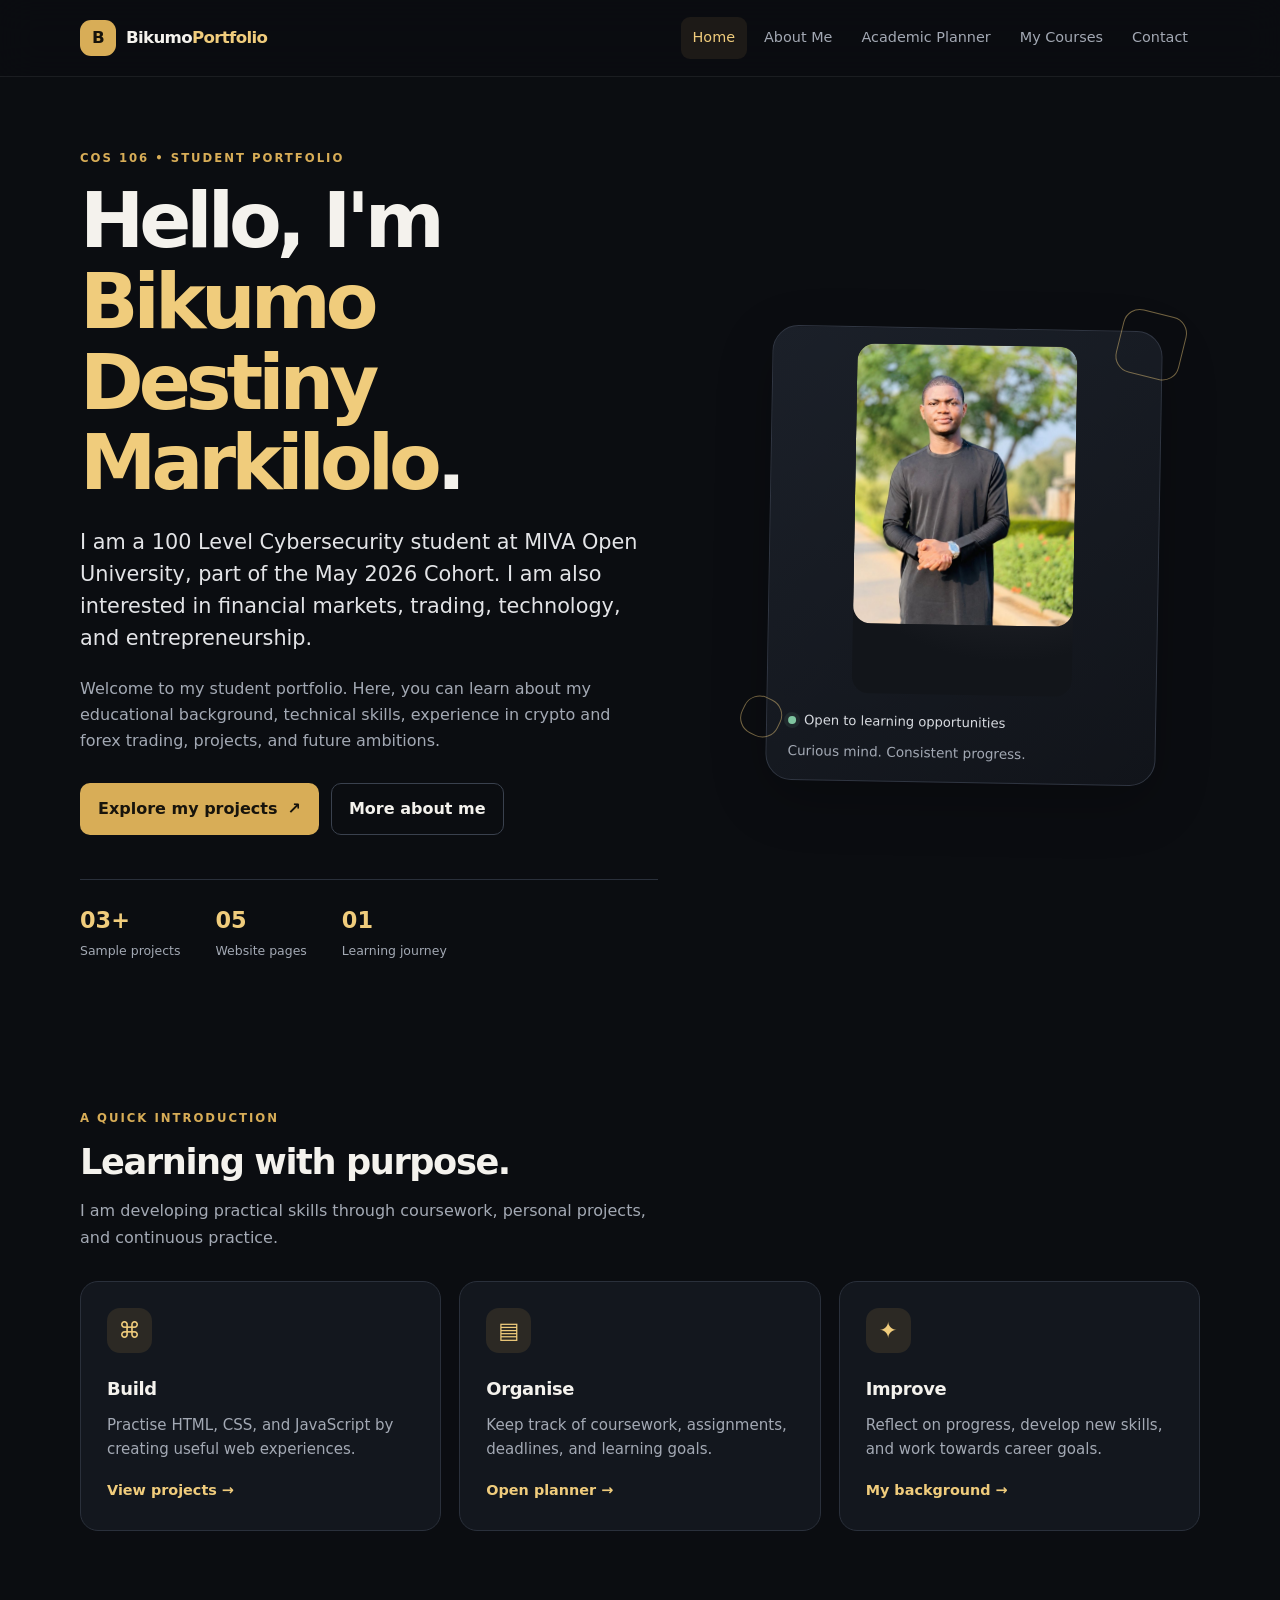
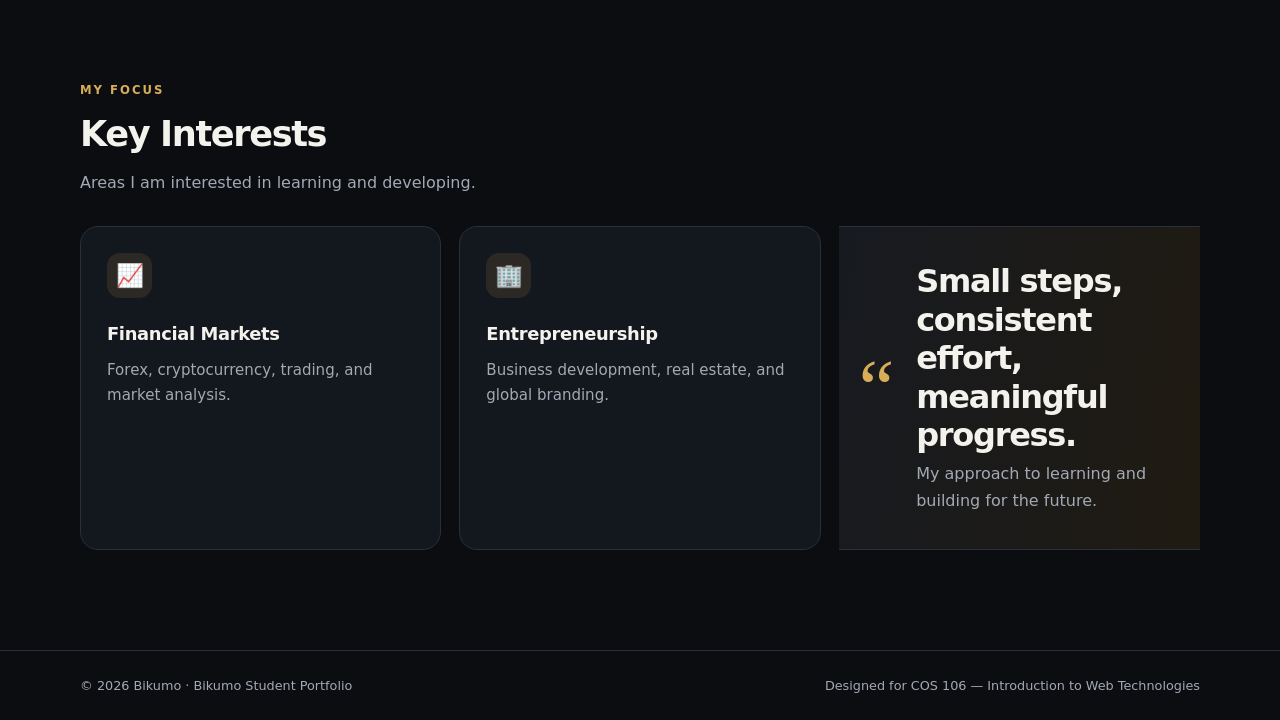
<file: index.html>
<!DOCTYPE html>
<html lang="en">
<head>
  <meta charset="UTF-8">
  <meta name="viewport" content="width=device-width, initial-scale=1.0">
  <meta name="description" content="Student portfolio and academic management website.">
  <title>Home | Bikumo Student Portfolio</title>
  <link rel="stylesheet" href="style.css">
  <script src="script.js" defer></script>
</head>
<body>
  <a class="skip-link" href="#main-content">Skip to content</a>
  <header class="site-header">
    <div class="container header-inner">
      <a class="brand" href="index.html"><span class="brand-mark">B</span><span>Bikumo<span class="gold-text">Portfolio</span></span></a>
      <button class="menu-toggle" type="button" aria-label="Open navigation menu" aria-expanded="false">☰</button>
      <nav class="main-nav" aria-label="Main navigation">
        <a class="active" href="index.html">Home</a><a href="about.html">About Me</a><a href="planner.html">Academic Planner</a>
<a href="courses.html">My Courses</a><a href="contact.html">Contact</a>
      </nav>
    </div>
  </header>
  <main id="main-content">
    <section class="hero container">
      <div class="hero-copy">
        <p class="eyebrow">COS 106 • STUDENT PORTFOLIO</p>

<h1>Hello, I'm <span class="gold-text">Bikumo Destiny Markilolo</span>.</h1>

<p class="hero-lead">I am a 100 Level Cybersecurity student at MIVA Open University, part of the May 2026 Cohort. I am also interested in financial markets, trading, technology, and entrepreneurship.</p>

<p class="muted">Welcome to my student portfolio. Here, you can learn about my educational background, technical skills, experience in crypto and forex trading, projects, and future ambitions.</p>
        <div class="button-row"><a class="button button-primary" href="projects.html">Explore my projects <span aria-hidden="true">↗</span></a><a class="button button-outline" href="about.html">More about me</a></div>
        <div class="hero-stats"><div><strong>03+</strong><span>Sample projects</span></div><div><strong>05</strong><span>Website pages</span></div><div><strong>01</strong><span>Learning journey</span></div></div>
      </div>
      <div class="profile-card">
        <div class="profile-frame"><img src="images/student-photo.jpg" alt="Your portrait. Replace this image with your own photograph." onerror="this.style.display='none';this.nextElementSibling.style.display='grid';"><div class="photo-placeholder"><span>YOUR<br>PHOTO</span><small>Replace student-photo.jpg</small></div></div>
        <div class="profile-card-caption"><div><span class="status-dot"></span><span>Open to learning opportunities</span></div><p>Curious mind. Consistent progress.</p></div>
        <span class="decor decor-one" aria-hidden="true"></span><span class="decor decor-two" aria-hidden="true"></span>
      </div>
    </section>
    <section class="section container">
      <div class="section-heading"><p class="eyebrow">A QUICK INTRODUCTION</p><h2>Learning with purpose.</h2><p class="muted">I am developing practical skills through coursework, personal projects, and continuous practice.</p></div>
      <div class="feature-grid">
        <article class="feature-card"><span class="feature-icon">⌘</span><h3>Build</h3><p>Practise HTML, CSS, and JavaScript by creating useful web experiences.</p><a href="projects.html" class="text-link">View projects →</a></article>
        <article class="feature-card"><span class="feature-icon">▤</span><h3>Organise</h3><p>Keep track of coursework, assignments, deadlines, and learning goals.</p><a href="planner.html" class="text-link">Open planner →</a></article>
        <article class="feature-card"><span class="feature-icon">✦</span><h3>Improve</h3><p>Reflect on progress, develop new skills, and work towards career goals.</p><a href="about.html" class="text-link">My background →</a></article>
      </div>
    </section>
    <section class="section container">
  <div class="section-heading">
    <p class="eyebrow">MY FOCUS</p>
    <h2>Key Interests</h2>
    <p class="muted">Areas I am interested in learning and developing.</p>
  </div>

  <div class="feature-grid">
    <article class="feature-card">
  <span class="feature-icon">📈</span>
  <h3>Financial Markets</h3>
  <p>Forex, cryptocurrency, trading, and market analysis.</p>
</article>

<article class="feature-card">
  <span class="feature-icon">🏢</span>
  <h3>Entrepreneurship</h3>
  <p>Business development, real estate, and global branding.</p>
</article>
    <section class="quote-band"><div class="container quote-inner"><span class="quote-mark">“</span><div><h2>Small steps, consistent effort, meaningful progress.</h2><p>My approach to learning and building for the future.</p></div></div></section>
  </main>
  <footer class="site-footer"><div class="container footer-inner"><p>© <span data-current-year></span> Bikumo · Bikumo Student Portfolio</p><p>Designed for COS 106 — Introduction to Web Technologies</p></div></footer>
</body>
</html>
</file>
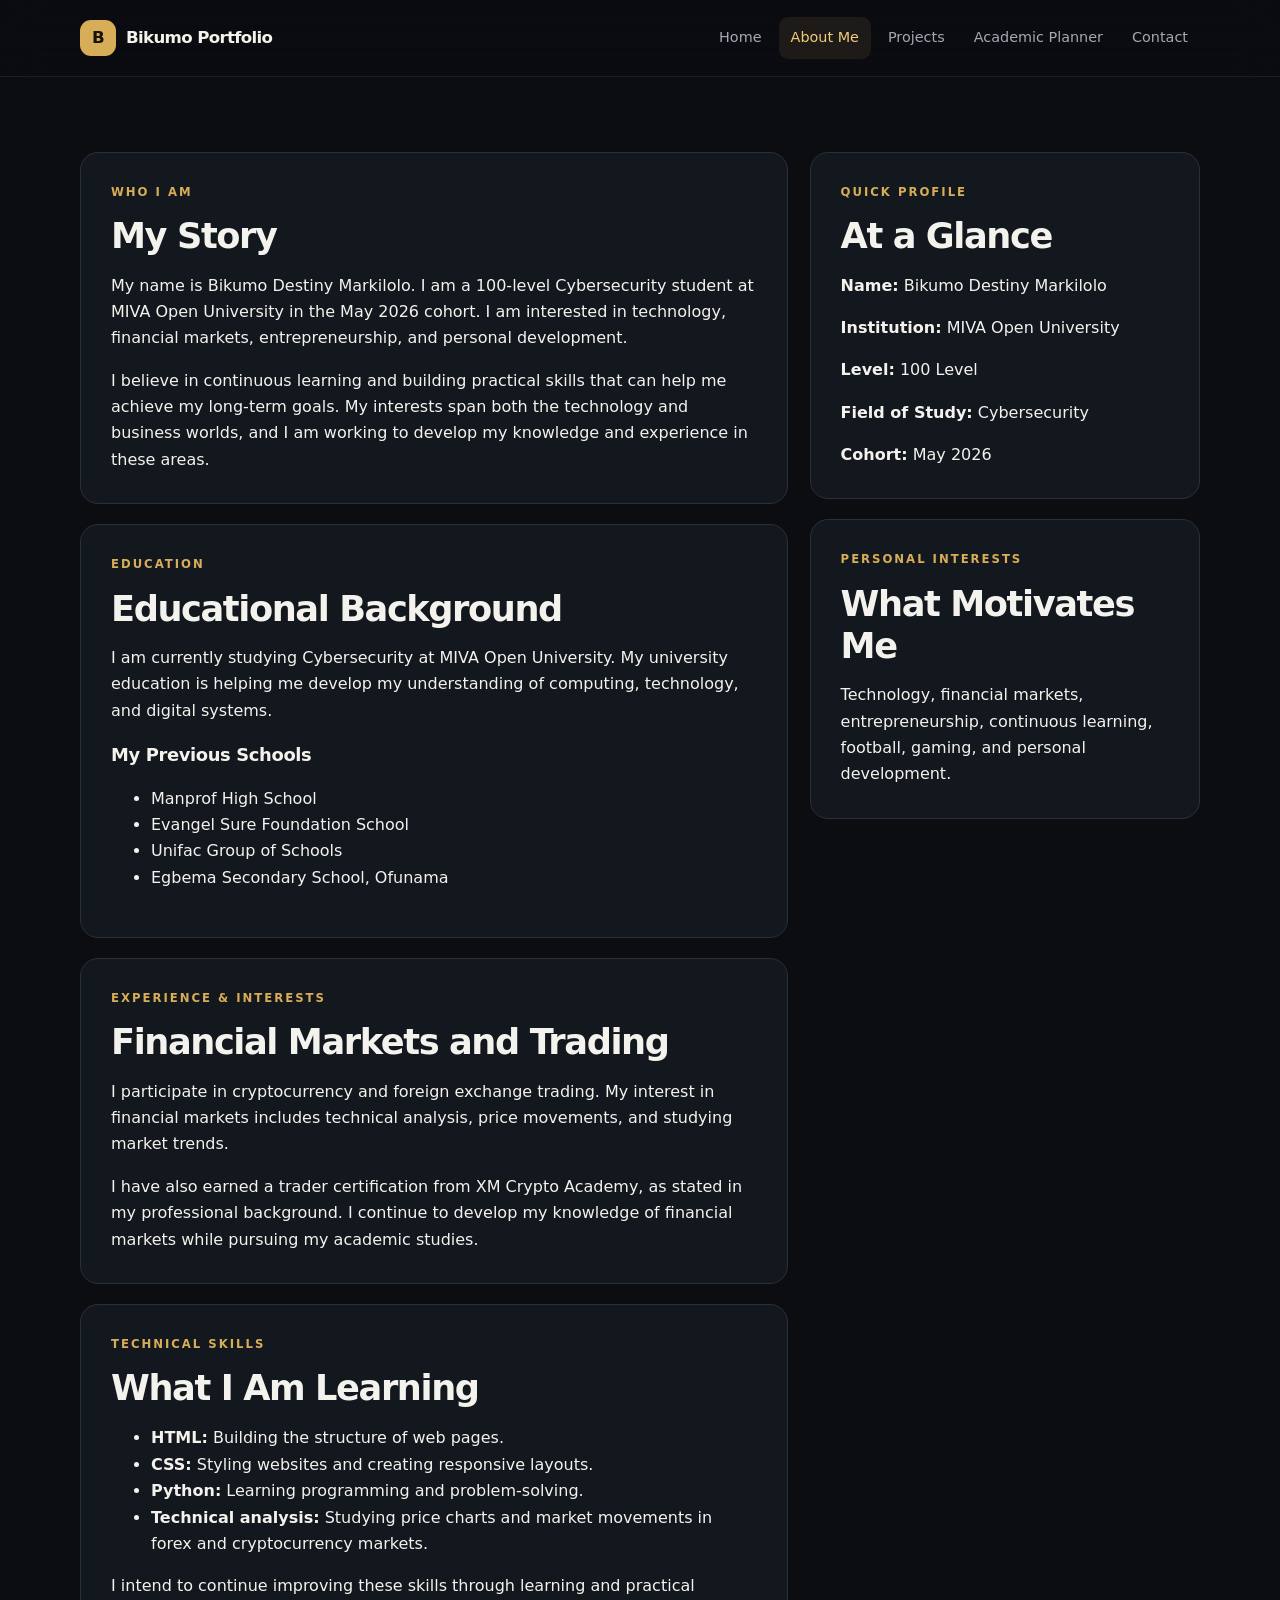
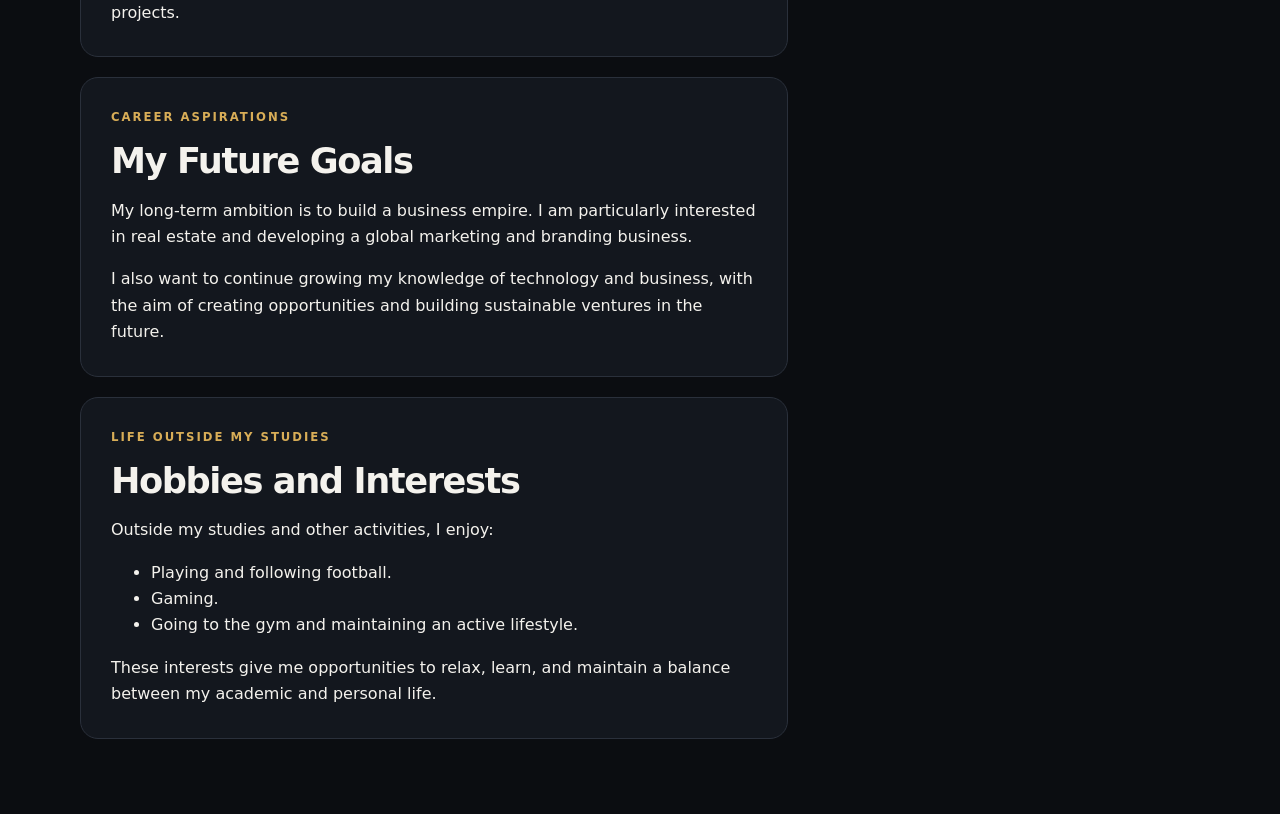
<file: about.html>
<!DOCTYPE html>
<html lang="en">
<head>
    <meta charset="UTF-8">
    <meta name="viewport" content="width=device-width, initial-scale=1.0">
    <title>About Me | Trade with Bikumo</title>
    <link rel="stylesheet" href="style.css">
</head>
<body>
<header class="site-header">
    <div class="container header-inner">
        <a class="brand" href="index.html">
            <span class="brand-mark">B</span>
            <span>Bikumo Portfolio</span>
        </a>
        <nav class="main-nav" aria-label="Main navigation">
            <a href="index.html">Home</a>
            <a class="active" href="about.html">About Me</a>
            <a href="projects.html">Projects</a>
            <a href="planner.html">Academic Planner</a>
            <a href="contact.html">Contact</a>
        </nav>
    </div>
</header>
<section class="section container about-layout">
  <div class="about-main">

    <article class="content-card">
      <p class="eyebrow">WHO I AM</p>
      <h2>My Story</h2>
      <p>My name is Bikumo Destiny Markilolo. I am a 100-level Cybersecurity student at MIVA Open University in the May 2026 cohort. I am interested in technology, financial markets, entrepreneurship, and personal development.</p>
      <p>I believe in continuous learning and building practical skills that can help me achieve my long-term goals. My interests span both the technology and business worlds, and I am working to develop my knowledge and experience in these areas.</p>
    </article>

    <article class="content-card">
      <p class="eyebrow">EDUCATION</p>
      <h2>Educational Background</h2>
      <p>I am currently studying Cybersecurity at MIVA Open University. My university education is helping me develop my understanding of computing, technology, and digital systems.</p>
      <h3>My Previous Schools</h3>
      <ul>
        <li>Manprof High School</li>
        <li>Evangel Sure Foundation School</li>
        <li>Unifac Group of Schools</li>
        <li>Egbema Secondary School, Ofunama</li>
      </ul>
    </article>

    <article class="content-card">
      <p class="eyebrow">EXPERIENCE &amp; INTERESTS</p>
      <h2>Financial Markets and Trading</h2>
      <p>I participate in cryptocurrency and foreign exchange trading. My interest in financial markets includes technical analysis, price movements, and studying market trends.</p>
      <p>I have also earned a trader certification from XM Crypto Academy, as stated in my professional background. I continue to develop my knowledge of financial markets while pursuing my academic studies.</p>
    </article>

    <article class="content-card">
      <p class="eyebrow">TECHNICAL SKILLS</p>
      <h2>What I Am Learning</h2>
      <ul>
        <li><strong>HTML:</strong> Building the structure of web pages.</li>
        <li><strong>CSS:</strong> Styling websites and creating responsive layouts.</li>
        <li><strong>Python:</strong> Learning programming and problem-solving.</li>
        <li><strong>Technical analysis:</strong> Studying price charts and market movements in forex and cryptocurrency markets.</li>
      </ul>
      <p>I intend to continue improving these skills through learning and practical projects.</p>
    </article>

    <article class="content-card">
      <p class="eyebrow">CAREER ASPIRATIONS</p>
      <h2>My Future Goals</h2>
      <p>My long-term ambition is to build a business empire. I am particularly interested in real estate and developing a global marketing and branding business.</p>
      <p>I also want to continue growing my knowledge of technology and business, with the aim of creating opportunities and building sustainable ventures in the future.</p>
    </article>

    <article class="content-card">
      <p class="eyebrow">LIFE OUTSIDE MY STUDIES</p>
      <h2>Hobbies and Interests</h2>
      <p>Outside my studies and other activities, I enjoy:</p>
      <ul>
        <li>Playing and following football.</li>
        <li>Gaming.</li>
        <li>Going to the gym and maintaining an active lifestyle.</li>
      </ul>
      <p>These interests give me opportunities to relax, learn, and maintain a balance between my academic and personal life.</p>
    </article>

  </div>

  <aside class="about-side">
    <article class="content-card">
      <p class="eyebrow">QUICK PROFILE</p>
      <h2>At a Glance</h2>
      <p><strong>Name:</strong> Bikumo Destiny Markilolo</p>
      <p><strong>Institution:</strong> MIVA Open University</p>
      <p><strong>Level:</strong> 100 Level</p>
      <p><strong>Field of Study:</strong> Cybersecurity</p>
      <p><strong>Cohort:</strong> May 2026</p>
    </article>

    <article class="content-card">
      <p class="eyebrow">PERSONAL INTERESTS</p>
      <h2>What Motivates Me</h2>
      <p>Technology, financial markets, entrepreneurship, continuous learning, football, gaming, and personal development.</p>
    </article>
  </aside>
</section></body>
</html>
</file>
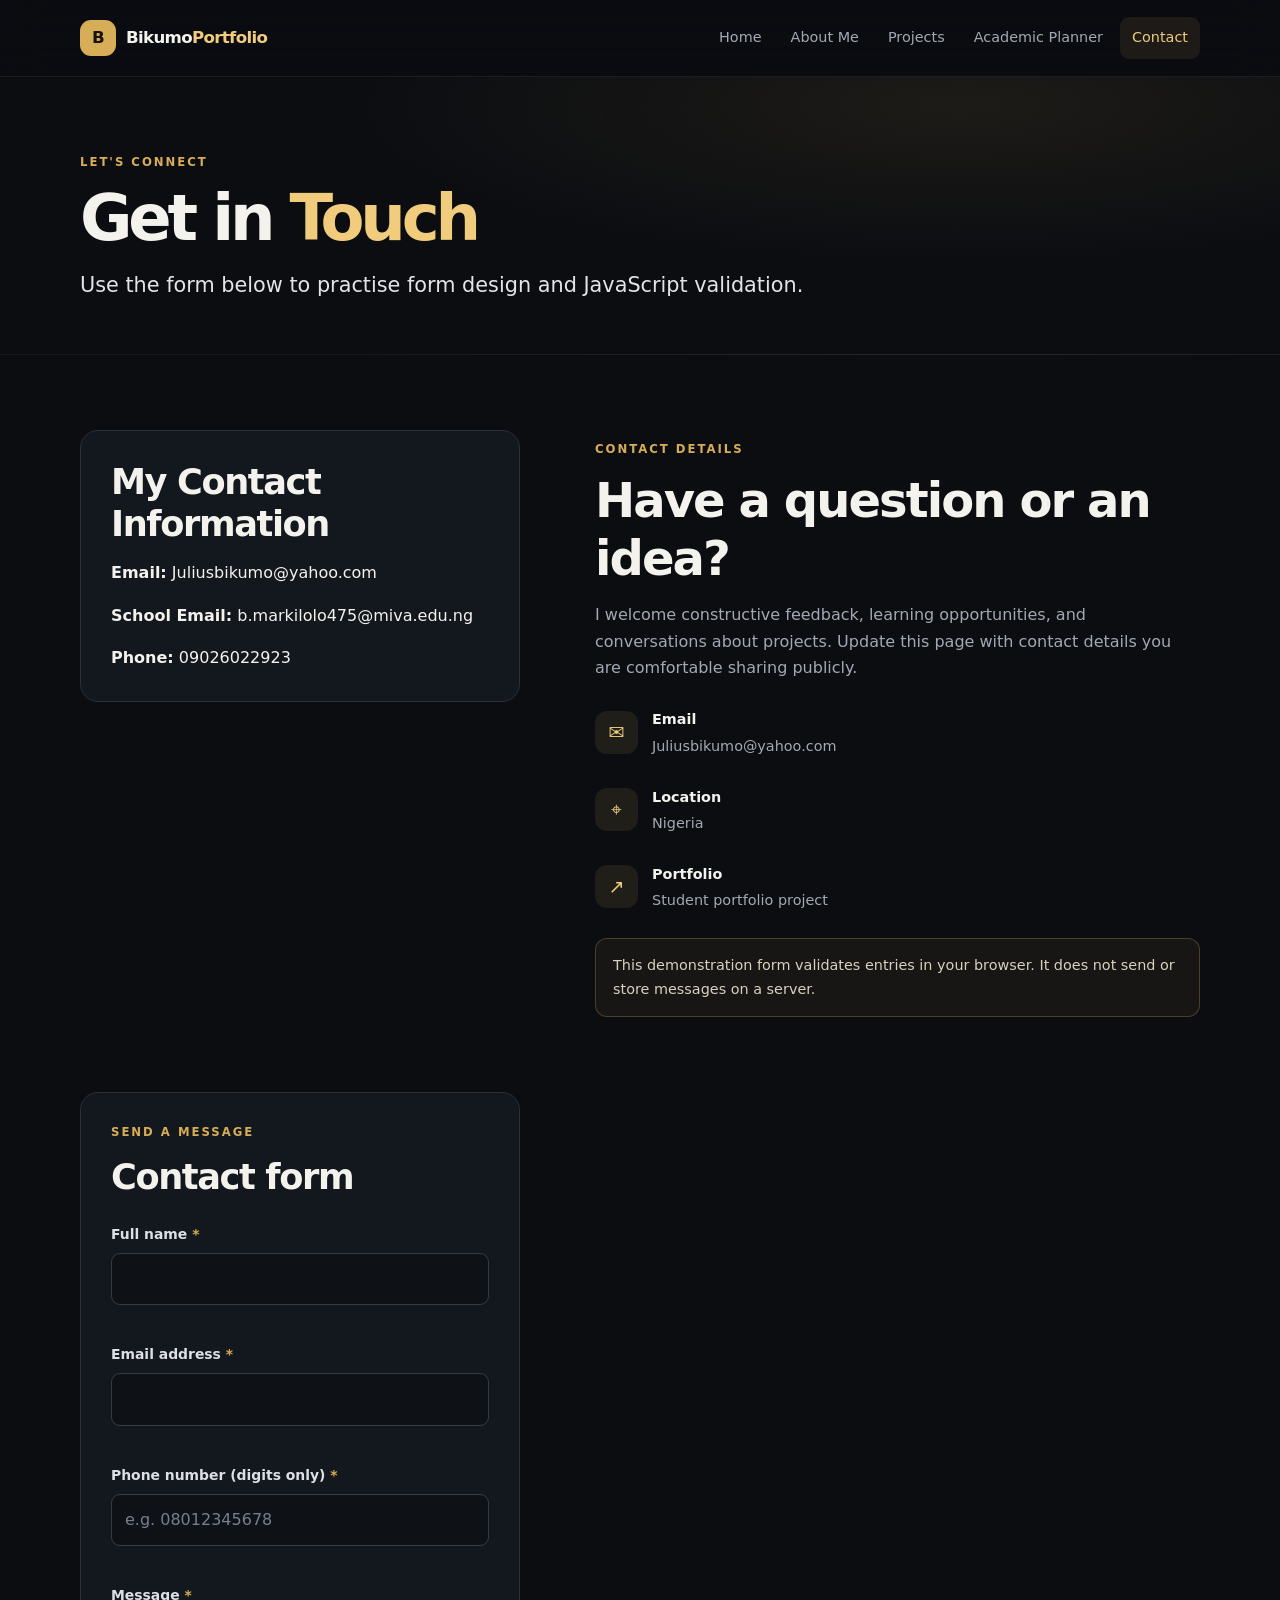
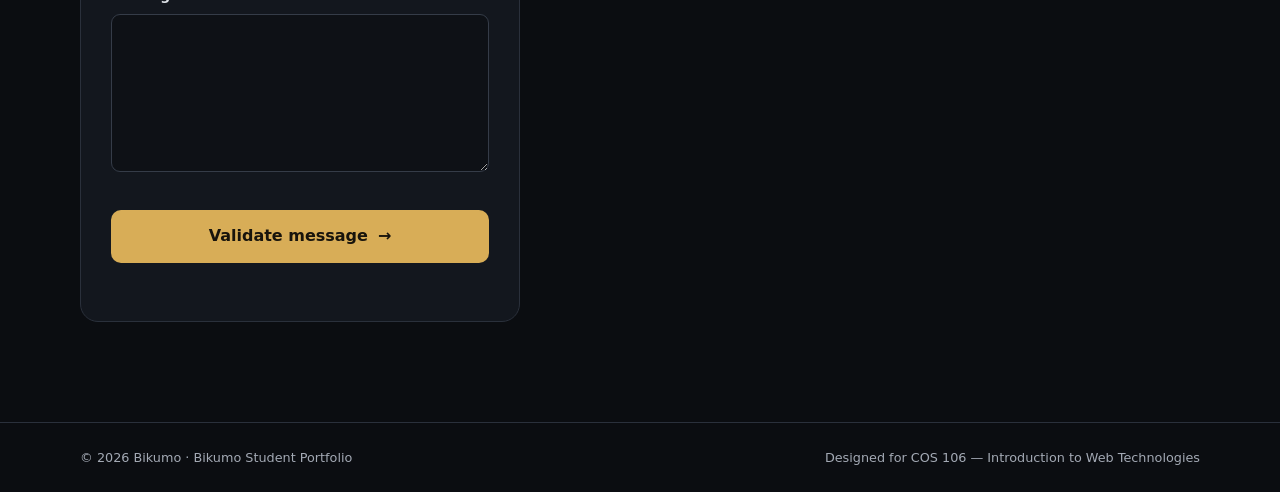
<file: contact.html>
<!DOCTYPE html>
<html lang="en">
<head>
  <meta charset="UTF-8"><meta name="viewport" content="width=device-width, initial-scale=1.0">
  <meta name="description" content="Contact form for the student portfolio.">
  <title>Contact | Bikumo Student Portfolio</title><link rel="stylesheet" href="style.css"><script src="script.js" defer></script>
</head>
<body>
  <a class="skip-link" href="#main-content">Skip to content</a>
  <header class="site-header"><div class="container header-inner"><a class="brand" href="index.html"><span class="brand-mark">B</span><span>Bikumo<span class="gold-text">Portfolio</span></span></a><button class="menu-toggle" type="button" aria-label="Open navigation menu" aria-expanded="false">☰</button><nav class="main-nav" aria-label="Main navigation"><a href="index.html">Home</a><a href="about.html">About Me</a><a href="projects.html">Projects</a><a href="planner.html">Academic Planner</a><a class="active" href="contact.html">Contact</a></nav></div></header>
  <main id="main-content">
    <section class="page-hero"><div class="container"><p class="eyebrow">LET'S CONNECT</p><h1>Get in <span class="gold-text">Touch</span></h1><p class="hero-lead">Use the form below to practise form design and JavaScript validation.</p></div></section>
    <section class="section container contact-layout">
      <div class="content-card">
  <h2>My Contact Information</h2>
  <p><strong>Email:</strong> <a href="mailto:Juliusbikumo@yahoo.com">Juliusbikumo@yahoo.com</a></p>
  <p><strong>School Email:</strong> <a href="mailto:b.markilolo475@miva.edu.ng">b.markilolo475@miva.edu.ng</a></p>
  <p><strong>Phone:</strong> <a href="tel:09026022923">09026022923</a></p>
</div>
      <div class="contact-intro"><p class="eyebrow">CONTACT DETAILS</p><h2>Have a question or an idea?</h2><p class="muted">I welcome constructive feedback, learning opportunities, and conversations about projects. Update this page with contact details you are comfortable sharing publicly.</p><div class="contact-detail"><span class="detail-icon">✉</span><div><strong>Email</strong><p>Juliusbikumo@yahoo.com</p></div></div><div class="contact-detail"><span class="detail-icon">⌖</span><div><strong>Location</strong><p>Nigeria</p></div></div><div class="contact-detail"><span class="detail-icon">↗</span><div><strong>Portfolio</strong><p>Student portfolio project</p></div></div><div class="notice">This demonstration form validates entries in your browser. It does not send or store messages on a server.</div></div>
      <div class="content-card contact-form-card"><p class="eyebrow">SEND A MESSAGE</p><h2>Contact form</h2><form id="contact-form" novalidate>
        <div class="form-field"><label for="contact-name">Full name <span aria-hidden="true">*</span></label><input id="contact-name" name="name" type="text" autocomplete="name" required><small class="field-error" id="name-error"></small></div>
        <div class="form-field"><label for="contact-email">Email address <span aria-hidden="true">*</span></label><input id="contact-email" name="email" type="email" autocomplete="email" required><small class="field-error" id="email-error"></small></div>
        <div class="form-field"><label for="contact-phone">Phone number (digits only) <span aria-hidden="true">*</span></label><input id="contact-phone" name="phone" type="tel" inputmode="numeric" autocomplete="tel" placeholder="e.g. 08012345678" required><small class="field-error" id="phone-error"></small></div>
        <div class="form-field"><label for="contact-message">Message <span aria-hidden="true">*</span></label><textarea id="contact-message" name="message" rows="5" required></textarea><small class="field-error" id="message-error"></small></div>
        <button class="button button-primary button-full" type="submit">Validate message <span aria-hidden="true">→</span></button><p id="contact-feedback" class="form-feedback" role="status" aria-live="polite"></p>
      </form></div>
    </section>
  </main>
  <footer class="site-footer"><div class="container footer-inner"><p>© <span data-current-year></span> Bikumo · Bikumo Student Portfolio</p><p>Designed for COS 106 — Introduction to Web Technologies</p></div></footer>
</body>
</html>
</file>
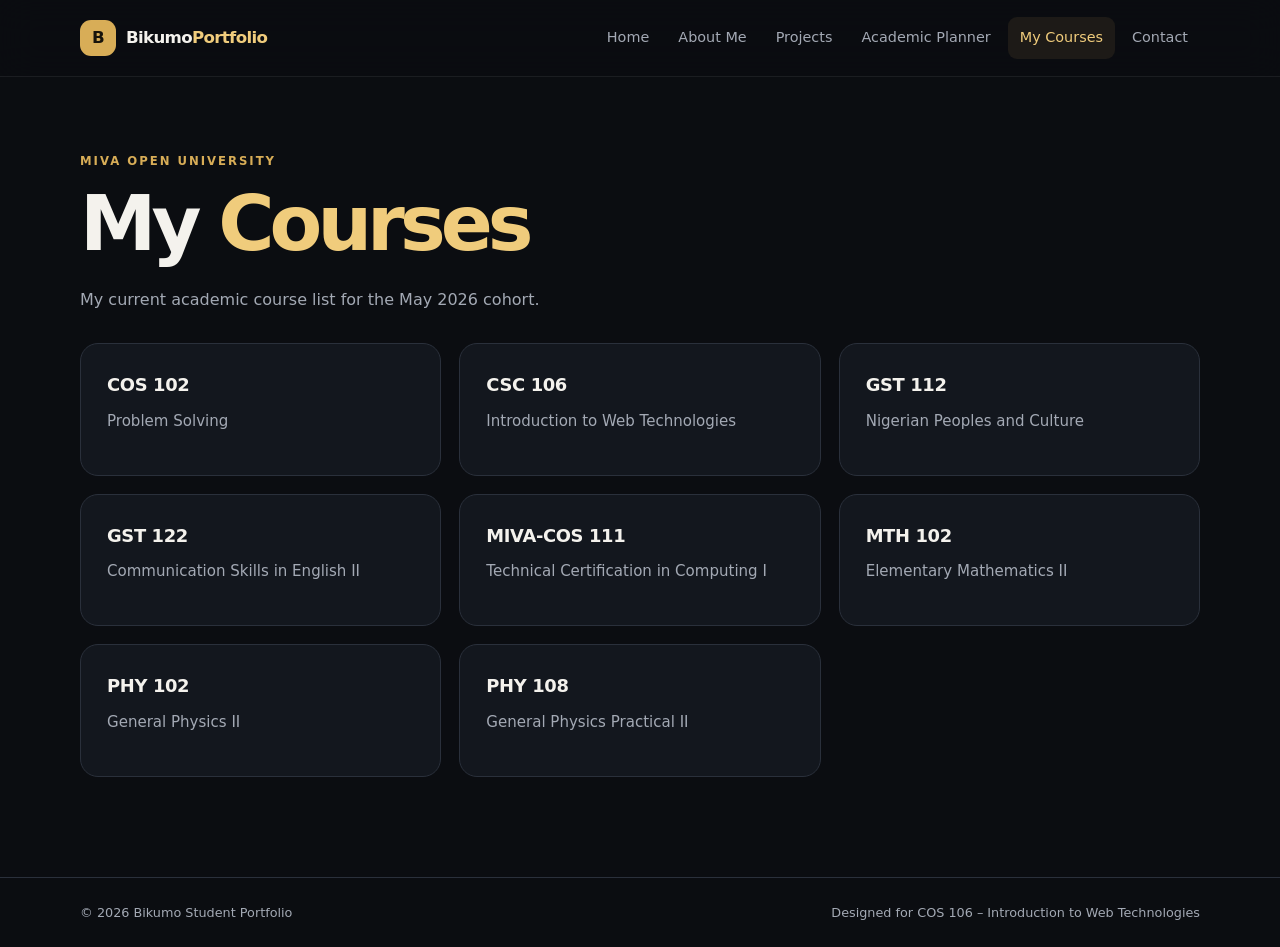
<file: courses.html>
<!DOCTYPE html>
<html lang="en">
<head>
  <meta charset="UTF-8">
  <meta name="viewport" content="width=device-width, initial-scale=1.0">
  <title>My Courses | Bikumo Portfolio</title>
  <link rel="stylesheet" href="style.css">
</head>
<body>

<header class="site-header">
  <div class="container header-inner">
    <a class="brand" href="index.html">
      <span class="brand-mark">B</span>
      <span>Bikumo<span class="gold-text">Portfolio</span></span>
    </a>
    <nav class="main-nav" aria-label="Main navigation">
      <a href="index.html">Home</a>
      <a href="about.html">About Me</a>
      <a href="projects.html">Projects</a>
      <a href="planner.html">Academic Planner</a>
      <a class="active" href="courses.html">My Courses</a>
      <a href="contact.html">Contact</a>
    </nav>
  </div>
</header>

<main class="section container">
  <div class="section-heading">
    <p class="eyebrow">MIVA OPEN UNIVERSITY</p>
    <h1>My <span class="gold-text">Courses</span></h1>
    <p class="muted">My current academic course list for the May 2026 cohort.</p>
  </div>

  <div class="feature-grid">
    <article class="feature-card">
      <h3>COS 102</h3>
      <p>Problem Solving</p>
    </article>
    <article class="feature-card">
      <h3>CSC 106</h3>
      <p>Introduction to Web Technologies</p>
    </article>
    <article class="feature-card">
      <h3>GST 112</h3>
      <p>Nigerian Peoples and Culture</p>
    </article>
    <article class="feature-card">
      <h3>GST 122</h3>
      <p>Communication Skills in English II</p>
    </article>
    <article class="feature-card">
      <h3>MIVA-COS 111</h3>
      <p>Technical Certification in Computing I</p>
    </article>
    <article class="feature-card">
      <h3>MTH 102</h3>
      <p>Elementary Mathematics II</p>
    </article>
    <article class="feature-card">
      <h3>PHY 102</h3>
      <p>General Physics II</p>
    </article>
    <article class="feature-card">
      <h3>PHY 108</h3>
      <p>General Physics Practical II</p>
    </article>
  </div>
</main>

<footer class="site-footer">
  <div class="container footer-inner">
    <p>© <span id="current-year">2026</span> Bikumo Student Portfolio</p>
    <p>Designed for COS 106 – Introduction to Web Technologies</p>
  </div>
</footer>

</body>
</html>
</file>
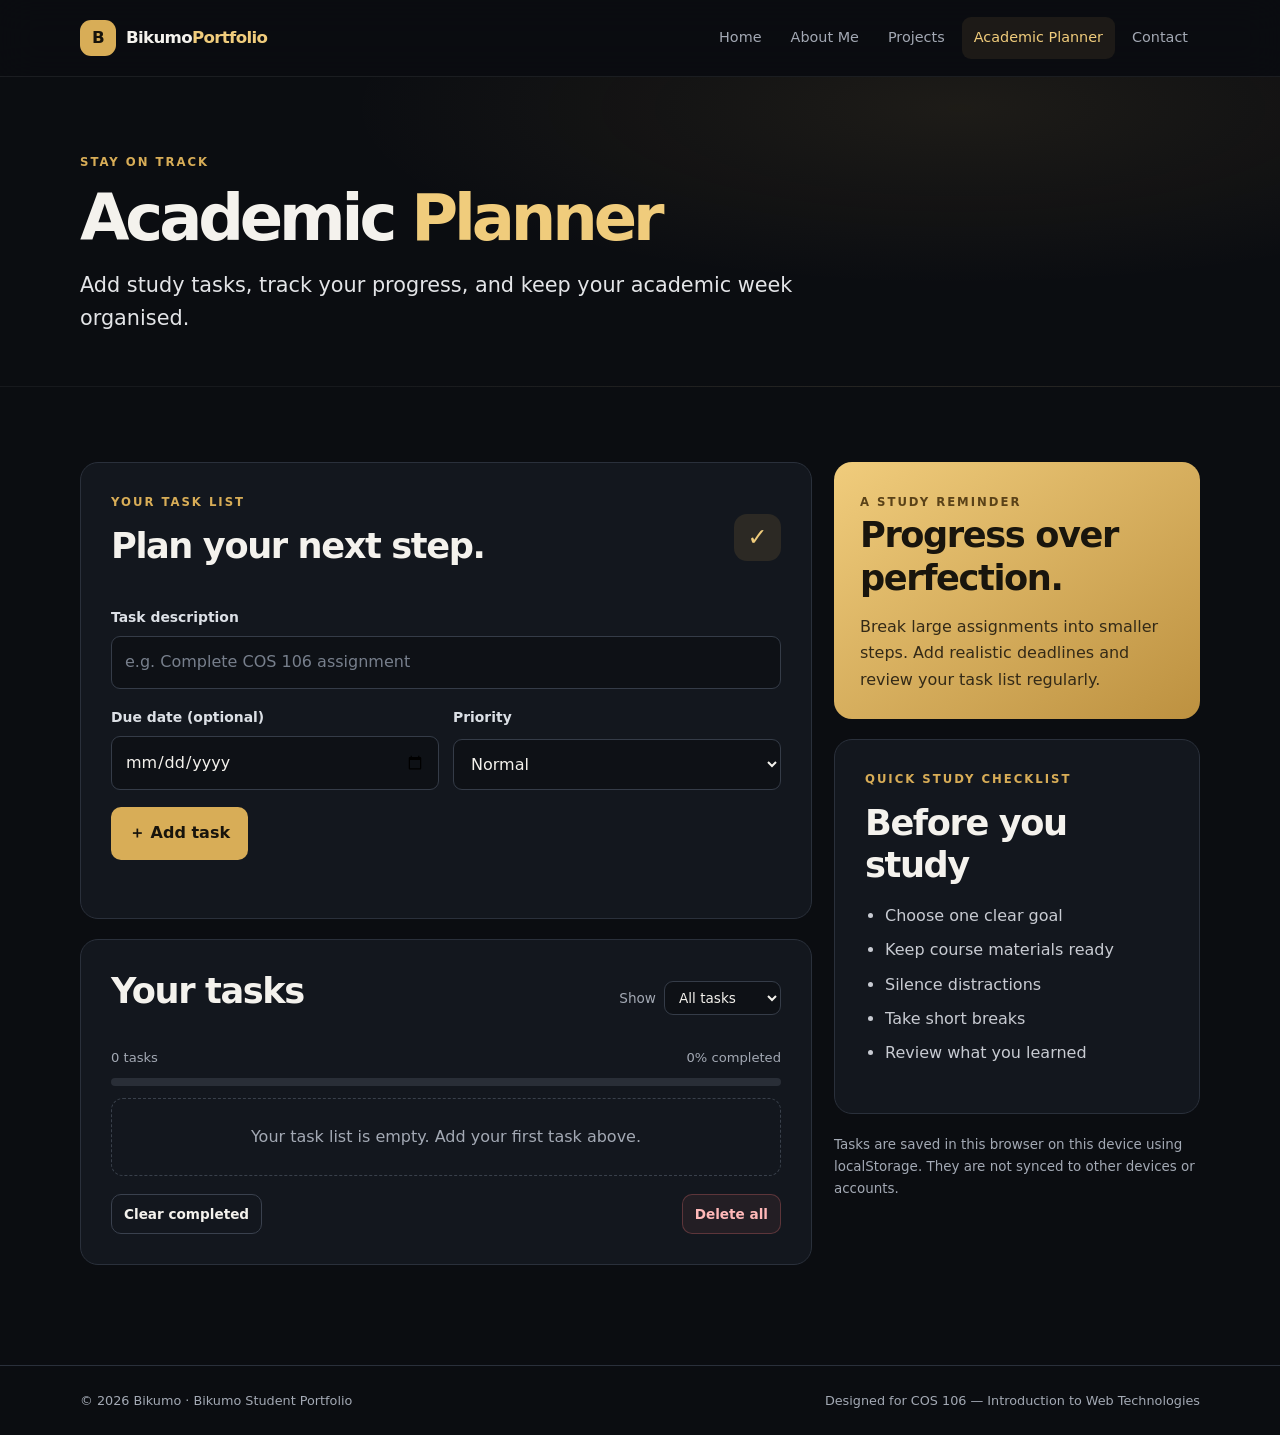
<file: planner.html>
<!DOCTYPE html>
<html lang="en">
<head>
  <meta charset="UTF-8"><meta name="viewport" content="width=device-width, initial-scale=1.0">
  <meta name="description" content="Interactive academic planner for managing study tasks.">
  <title>Academic Planner | Bikumo Student Portfolio</title><link rel="stylesheet" href="style.css"><script src="script.js" defer></script>
</head>
<body>
  <a class="skip-link" href="#main-content">Skip to content</a>
  <header class="site-header"><div class="container header-inner"><a class="brand" href="index.html"><span class="brand-mark">B</span><span>Bikumo<span class="gold-text">Portfolio</span></span></a><button class="menu-toggle" type="button" aria-label="Open navigation menu" aria-expanded="false">☰</button><nav class="main-nav" aria-label="Main navigation"><a href="index.html">Home</a><a href="about.html">About Me</a><a href="projects.html">Projects</a><a class="active" href="planner.html">Academic Planner</a><a href="contact.html">Contact</a></nav></div></header>
  <main id="main-content">
    <section class="page-hero"><div class="container"><p class="eyebrow">STAY ON TRACK</p><h1>Academic <span class="gold-text">Planner</span></h1><p class="hero-lead">Add study tasks, track your progress, and keep your academic week organised.</p></div></section>
    <section class="section container planner-layout">
      <div class="planner-main">
        <div class="content-card"><div class="planner-title-row"><div><p class="eyebrow">YOUR TASK LIST</p><h2>Plan your next step.</h2></div><span class="planner-icon">✓</span></div>
          <form id="task-form" class="task-form" novalidate><div class="form-field"><label for="task-title">Task description</label><input id="task-title" name="task-title" type="text" maxlength="120" placeholder="e.g. Complete COS 106 assignment" required></div><div class="form-row"><div class="form-field"><label for="task-date">Due date (optional)</label><input id="task-date" name="task-date" type="date"></div><div class="form-field"><label for="task-priority">Priority</label><select id="task-priority" name="task-priority"><option value="Normal">Normal</option><option value="High">High</option><option value="Low">Low</option></select></div></div><button class="button button-primary" type="submit">＋ Add task</button><p id="task-feedback" class="form-feedback" role="status" aria-live="polite"></p></form>
        </div>
        <div class="content-card"><div class="task-toolbar"><h2>Your tasks</h2><label class="filter-label" for="task-filter">Show <select id="task-filter"><option value="all">All tasks</option><option value="active">Active</option><option value="completed">Completed</option></select></label></div><div class="task-progress"><div class="progress-label"><span id="task-count">0 tasks</span><span id="task-progress-text">0% completed</span></div><div class="progress-track"><span id="task-progress-bar"></span></div></div><ul id="task-list" class="task-list" aria-live="polite"><li class="empty-state">Your task list is empty. Add your first task above.</li></ul><div class="task-actions"><button class="button button-outline button-small" type="button" id="clear-completed">Clear completed</button><button class="button button-danger button-small" type="button" id="clear-all">Delete all</button></div></div>
      </div>
      <aside class="planner-side"><article class="gold-panel"><span class="eyebrow">A STUDY REMINDER</span><h2>Progress over perfection.</h2><p>Break large assignments into smaller steps. Add realistic deadlines and review your task list regularly.</p></article><article class="content-card"><p class="eyebrow">QUICK STUDY CHECKLIST</p><h2>Before you study</h2><ul class="check-list"><li>Choose one clear goal</li><li>Keep course materials ready</li><li>Silence distractions</li><li>Take short breaks</li><li>Review what you learned</li></ul></article><p class="small muted">Tasks are saved in this browser on this device using localStorage. They are not synced to other devices or accounts.</p></aside>
    </section>
  </main>
  <footer class="site-footer"><div class="container footer-inner"><p>© <span data-current-year></span> Bikumo · Bikumo Student Portfolio</p><p>Designed for COS 106 — Introduction to Web Technologies</p></div></footer>
</body>
</html>
</file>
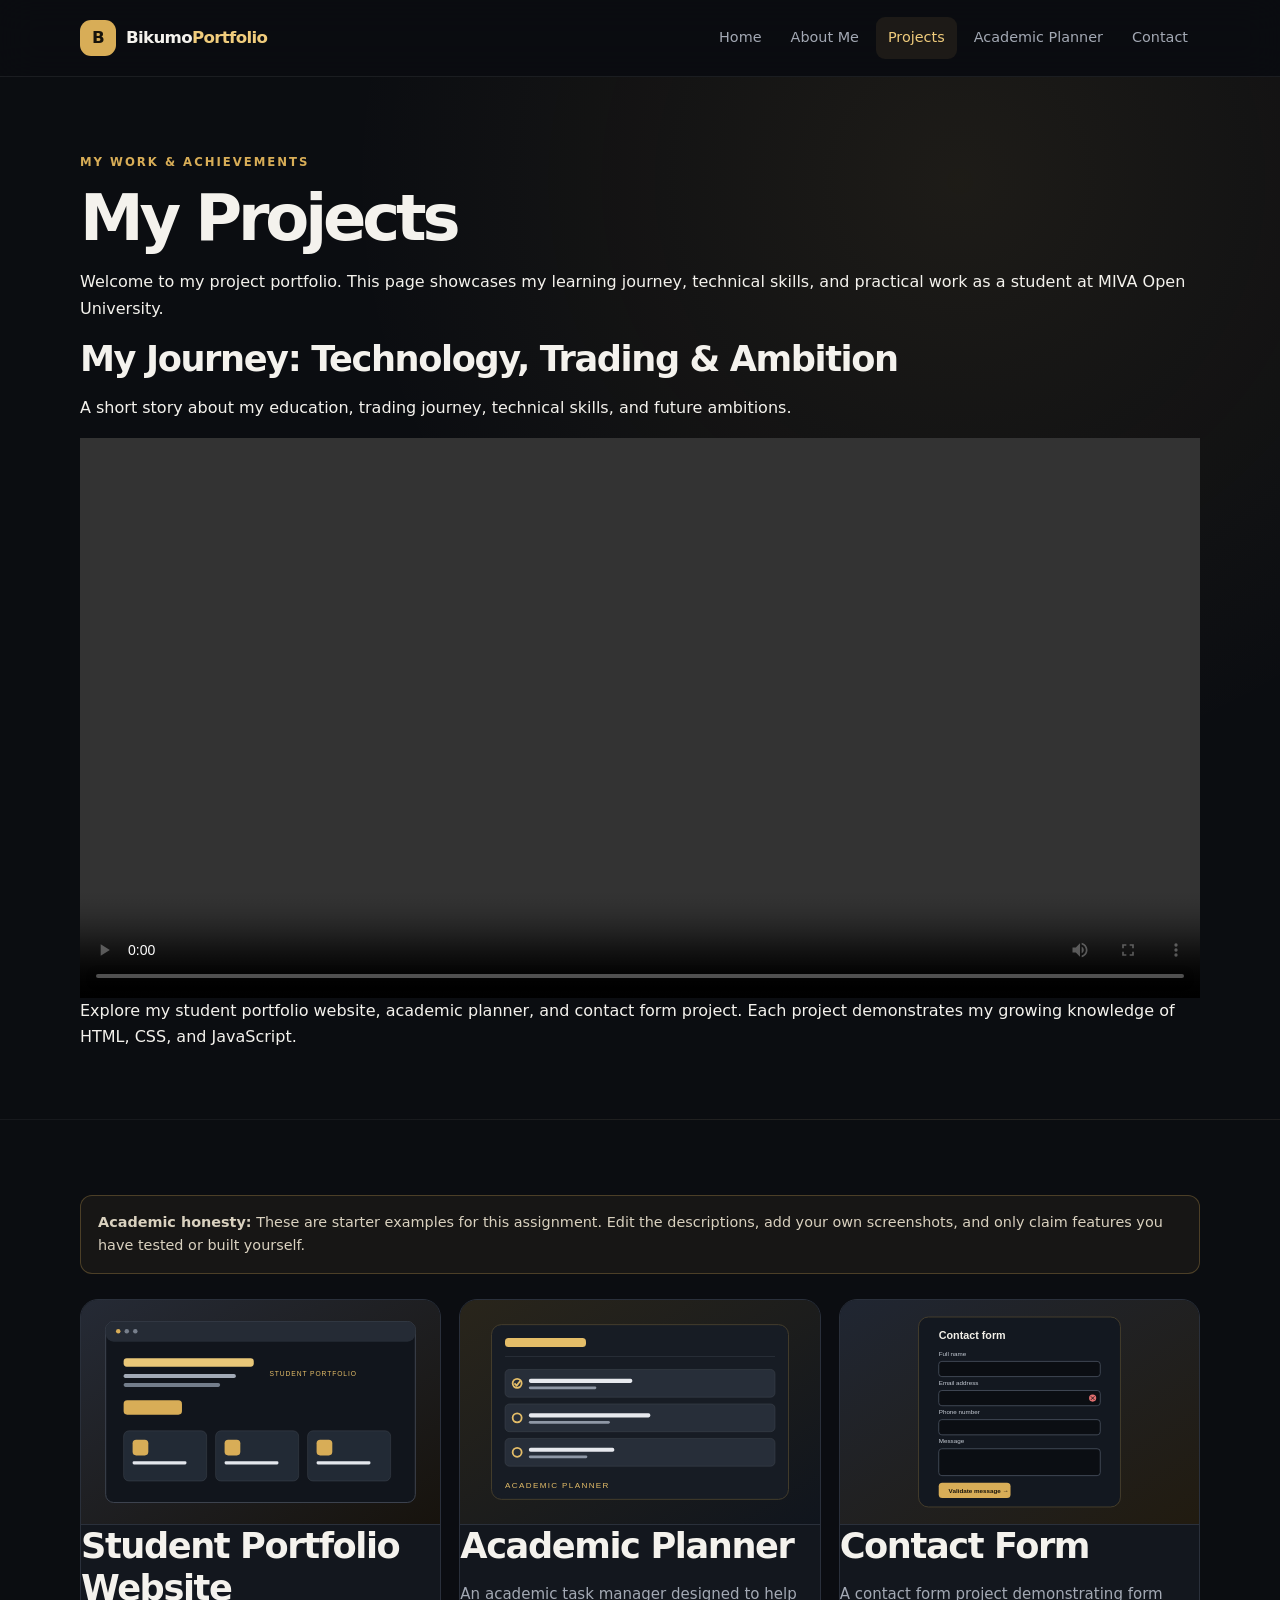
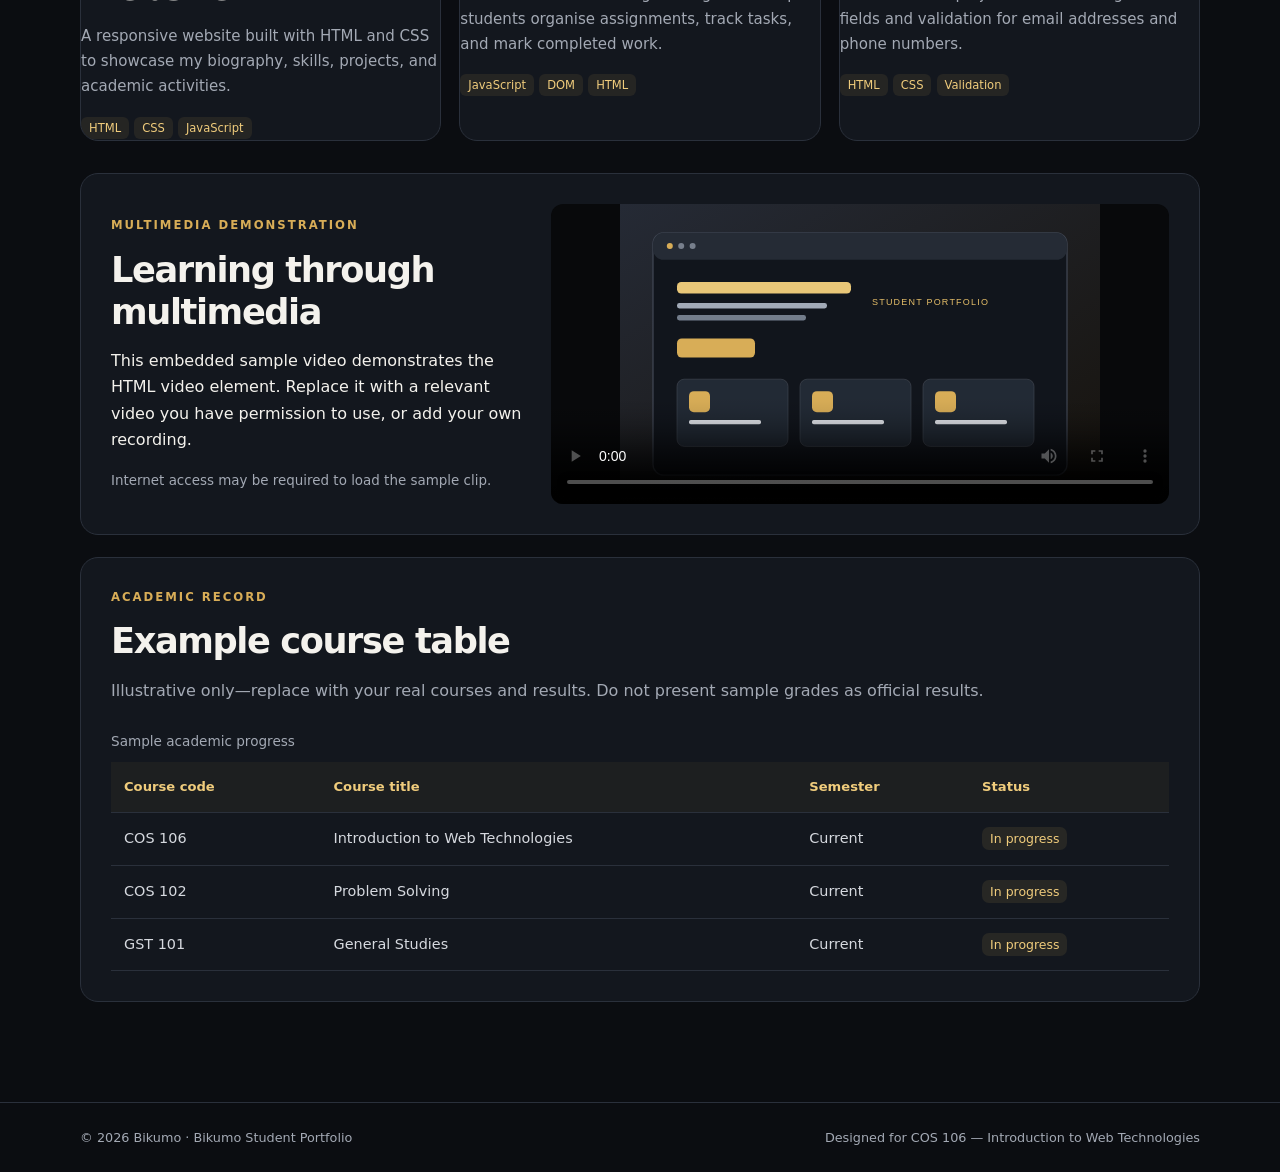
<file: projects.html>
<!DOCTYPE html>
<html lang="en">
<head>
  <meta charset="UTF-8"><meta name="viewport" content="width=device-width, initial-scale=1.0">
  <meta name="description" content="Sample web development projects in my student portfolio.">
  <title>Projects | Bikumo Student Portfolio</title><link rel="stylesheet" href="style.css"><script src="script.js" defer></script>
</head>
<body>
  <a class="skip-link" href="#main-content">Skip to content</a>
  <header class="site-header"><div class="container header-inner"><a class="brand" href="index.html"><span class="brand-mark">B</span><span>Bikumo<span class="gold-text">Portfolio</span></span></a><button class="menu-toggle" type="button" aria-label="Open navigation menu" aria-expanded="false">☰</button><nav class="main-nav" aria-label="Main navigation"><a href="index.html">Home</a><a href="about.html">About Me</a><a class="active" href="projects.html">Projects</a><a href="planner.html">Academic Planner</a><a href="contact.html">Contact</a></nav></div></header>
  <main id="main-content">
   <section class="page-hero">
  <div class="container">
    <p class="eyebrow">MY WORK & ACHIEVEMENTS</p>
    <h1>My Projects</h1>
   <p>Welcome to my project portfolio. This page showcases my learning journey, technical skills, and practical work as a student at MIVA Open University.</p>
<section class="project-video">
  <h2>My Journey: Technology, Trading &amp; Ambition</h2>
  <p>A short story about my education, trading journey, technical skills, and future ambitions.</p>
  <video controls playsinline preload="metadata" width="100%">
    <source src="bado6.MP4" type="video/mp4">
    Your browser does not support this video.
  </video>
</section>
<p>Explore my student portfolio website, academic planner, and contact form project. Each project demonstrates my growing knowledge of HTML, CSS, and JavaScript.</p>
  </div>
</section>
    <section class="section container"><div class="notice"><strong>Academic honesty:</strong> These are starter examples for this assignment. Edit the descriptions, add your own screenshots, and only claim features you have tested or built yourself.</div>
      <div class="project-grid">
       <article class="project-card">
  <img src="images/project-portfolio.svg" alt="Student portfolio website illustration">
  <h2>Student Portfolio Website</h2>
  <p>A responsive website built with HTML and CSS to showcase my biography, skills, projects, and academic activities.</p>
  <div class="tag-list">
    <span class="tag">HTML</span>
    <span class="tag">CSS</span>
    <span class="tag">JavaScript</span>
  </div>
</article>

<article class="project-card">
  <img src="images/project-planner.svg" alt="Academic planner illustration">
  <h2>Academic Planner</h2>
  <p>An academic task manager designed to help students organise assignments, track tasks, and mark completed work.</p>
  <div class="tag-list">
    <span class="tag">JavaScript</span>
    <span class="tag">DOM</span>
    <span class="tag">HTML</span>
  </div>
</article>

<article class="project-card">
  <img src="images/project-contact.svg" alt="Contact form illustration">
  <h2>Contact Form</h2>
  <p>A contact form project demonstrating form fields and validation for email addresses and phone numbers.</p>
  <div class="tag-list">
    <span class="tag">HTML</span>
    <span class="tag">CSS</span>
    <span class="tag">Validation</span>
  </div>
</article>
      </div>
      <section class="content-card multimedia-card"><div><p class="eyebrow">MULTIMEDIA DEMONSTRATION</p><h2>Learning through multimedia</h2><p>This embedded sample video demonstrates the HTML video element. Replace it with a relevant video you have permission to use, or add your own recording.</p><p class="small muted">Internet access may be required to load the sample clip.</p></div><video controls preload="metadata" poster="images/project-portfolio.svg"><source src="https://interactive-examples.mdn.mozilla.net/media/cc0-videos/flower.mp4" type="video/mp4">Your browser does not support HTML video. Please use a modern browser.</video></section>
      <div class="content-card"><p class="eyebrow">ACADEMIC RECORD</p><h2>Example course table</h2><p class="muted">Illustrative only—replace with your real courses and results. Do not present sample grades as official results.</p><div class="table-wrap"><table><caption>Sample academic progress</caption><thead><tr><th scope="col">Course code</th><th scope="col">Course title</th><th scope="col">Semester</th><th scope="col">Status</th></tr></thead><tbody><tr><td>COS 106</td><td>Introduction to Web Technologies</td><td>Current</td><td><span class="table-pill">In progress</span></td></tr><tr><td>COS 102</td><td>Problem Solving</td><td>Current</td><td><span class="table-pill">In progress</span></td></tr><tr><td>GST 101</td><td>General Studies</td><td>Current</td><td><span class="table-pill">In progress</span></td></tr></tbody></table></div></div>
    </section>
  </main>
  <footer class="site-footer"><div class="container footer-inner"><p>© <span data-current-year></span> Bikumo · Bikumo Student Portfolio</p><p>Designed for COS 106 — Introduction to Web Technologies</p></div></footer>
</body>
</html>
</file>
<file: style.css>
/* COS 106 Bikumo Student Portfolio — shared external stylesheet */
:root {
  --bg: #0b0d11;
  --surface: #13171e;
  --surface-soft: #191e27;
  --border: #2a303b;
  --text: #f4f2ed;
  --muted: #a3a9b4;
  --gold: #d8ad57;
  --gold-light: #f0cc7c;
  --danger: #e16f6f;
  --success: #7fc5a0;
  --radius: 18px;
  --shadow: 0 18px 55px rgba(0, 0, 0, .22);
}
* { box-sizing: border-box; }
html { scroll-behavior: smooth; }
body { margin: 0; background: var(--bg); color: var(--text); font-family: Inter, ui-sans-serif, system-ui, -apple-system, BlinkMacSystemFont, "Segoe UI", sans-serif; line-height: 1.65; }
img, video { max-width: 100%; display: block; }
a { color: inherit; text-decoration: none; }
button, input, textarea, select { font: inherit; }
button, a, input, textarea, select { -webkit-tap-highlight-color: transparent; }
:focus-visible { outline: 3px solid var(--gold-light); outline-offset: 3px; }
.container { width: min(1120px, calc(100% - 40px)); margin-inline: auto; }
.gold-text { color: var(--gold-light); }
.muted { color: var(--muted); }
.small { font-size: .84rem; }
.skip-link { position: absolute; top: -80px; left: 12px; z-index: 100; padding: 10px 14px; background: var(--gold); color: #111; border-radius: 8px; }
.skip-link:focus { top: 12px; }
.site-header { position: sticky; top: 0; z-index: 50; background: rgba(11, 13, 17, .92); backdrop-filter: blur(18px); border-bottom: 1px solid rgba(255,255,255,.07); }
.header-inner { min-height: 76px; display: flex; align-items: center; justify-content: space-between; gap: 24px; }
.brand { display: inline-flex; align-items: center; gap: 10px; font-weight: 800; letter-spacing: -.04em; font-size: 1.04rem; white-space: nowrap; }
.brand-mark { display: grid; place-items: center; width: 36px; height: 36px; background: var(--gold); color: #17130b; border-radius: 11px; font-weight: 900; }
.main-nav { display: flex; align-items: center; gap: 5px; }
.main-nav a { color: var(--muted); padding: 9px 12px; border-radius: 9px; font-size: .9rem; transition: color .2s ease, background .2s ease; }
.main-nav a:hover, .main-nav a.active { color: var(--gold-light); background: rgba(216,173,87,.09); }
.menu-toggle { display: none; background: transparent; border: 1px solid var(--border); color: var(--text); border-radius: 9px; padding: 7px 10px; cursor: pointer; font-size: 1.3rem; }
.hero { display: grid; grid-template-columns: 1.1fr .9fr; align-items: center; gap: 70px; min-height: 620px; padding-block: 72px; }
.eyebrow { color: var(--gold); font-size: .73rem; font-weight: 800; letter-spacing: .17em; margin: 0 0 13px; }
h1, h2, h3, p { margin-top: 0; }
h1 { font-size: clamp(2.8rem, 6vw, 5rem); line-height: 1.05; letter-spacing: -.065em; margin-bottom: 22px; }
h2 { font-size: clamp(1.55rem, 3vw, 2.2rem); letter-spacing: -.04em; line-height: 1.2; margin-bottom: 15px; }
h3 { font-size: 1.12rem; letter-spacing: -.02em; margin-bottom: 9px; }
.hero-lead { color: #e3e4e7; font-size: clamp(1.08rem, 2vw, 1.3rem); line-height: 1.55; max-width: 590px; }
.hero-copy > .muted { max-width: 540px; }
.button-row { display: flex; flex-wrap: wrap; gap: 12px; margin-top: 28px; }
.button { display: inline-flex; justify-content: center; align-items: center; gap: 10px; border: 1px solid transparent; border-radius: 10px; padding: 12px 17px; font-weight: 750; cursor: pointer; transition: transform .2s ease, background .2s ease, border-color .2s ease; }
.button:hover { transform: translateY(-2px); }
.button-primary { color: #18140c; background: var(--gold); }
.button-primary:hover { background: var(--gold-light); }
.button-outline { border-color: #3a414e; color: var(--text); background: transparent; }
.button-outline:hover { border-color: var(--gold); }
.button-danger { color: #ffb8b8; border-color: rgba(225,111,111,.3); background: rgba(225,111,111,.08); }
.button-small { padding: 8px 12px; font-size: .85rem; }
.button-full { width: 100%; }
.hero-stats { display: flex; flex-wrap: wrap; gap: 35px; margin-top: 44px; padding-top: 22px; border-top: 1px solid var(--border); }
.hero-stats div { display: grid; gap: 2px; }
.hero-stats strong { font-size: 1.4rem; color: var(--gold-light); }
.hero-stats span { color: var(--muted); font-size: .78rem; }
.profile-card { position: relative; max-width: 390px; width: 100%; justify-self: center; padding: 16px; background: linear-gradient(145deg, #1b2029, #11141a); border: 1px solid #303642; border-radius: 26px; box-shadow: var(--shadow); transform: rotate(1deg); }
.profile-frame { position: relative; overflow: hidden; min-height: 350px; aspect-ratio: 4 / 4.5; border-radius: 17px; background: radial-gradient(circle at 70% 25%, #514225, #23252b 42%, #12151a 75%); }
.profile-frame img { position: absolute; inset: 0; width: 100%; height: 100%; object-fit: cover; }
.photo-placeholder { position: absolute; inset: 0; display: none; place-content: center; justify-items: center; color: rgba(240,204,124,.9); text-align: center; letter-spacing: .12em; font-weight: 900; font-size: 2.3rem; line-height: 1.2; }
.photo-placeholder small { color: var(--muted); font-size: .7rem; letter-spacing: 0; font-weight: 500; margin-top: 10px; }
.profile-card-caption { padding: 17px 5px 2px; }
.profile-card-caption div { display: flex; align-items: center; gap: 8px; color: #d8dbe0; font-size: .82rem; }
.profile-card-caption p { color: var(--muted); font-size: .85rem; margin: 8px 0 0; }
.status-dot { width: 8px; height: 8px; background: var(--success); border-radius: 50%; box-shadow: 0 0 0 4px rgba(127,197,160,.1); }
.decor { position: absolute; width: 65px; height: 65px; border: 1px solid rgba(240,204,124,.45); border-radius: 17px; z-index: -1; }
.decor-one { top: -20px; right: -22px; transform: rotate(13deg); }
.decor-two { bottom: 42px; left: -26px; width: 40px; height: 40px; transform: rotate(25deg); }
.section { padding-block: 75px; }
.section-heading { max-width: 680px; margin-bottom: 30px; }
.section-heading > p:last-child { max-width: 580px; }
.feature-grid { display: grid; grid-template-columns: repeat(3, 1fr); gap: 18px; }
.feature-card, .content-card, .project-card { background: var(--surface); border: 1px solid var(--border); border-radius: var(--radius); }
.feature-card { padding: 26px; transition: transform .2s ease, border-color .2s ease; }
.feature-card:hover, .project-card:hover { transform: translateY(-4px); border-color: #6a5735; }
.feature-icon { display: grid; place-items: center; width: 45px; height: 45px; margin-bottom: 21px; border-radius: 13px; background: rgba(216,173,87,.12); color: var(--gold-light); font-size: 1.4rem; }
.feature-card p, .project-card p { color: var(--muted); font-size: .94rem; }
.text-link { color: var(--gold-light); font-weight: 750; font-size: .9rem; }
.text-link:hover { text-decoration: underline; text-underline-offset: 4px; }
.quote-band { background: linear-gradient(100deg, #171a20, #201b12); border-block: 1px solid var(--border); }
.quote-inner { display: flex; align-items: center; gap: 22px; padding-block: 35px; }
.quote-mark { color: var(--gold); font-size: 5rem; line-height: .8; font-family: Georgia, serif; }
.quote-inner h2 { font-size: clamp(1.3rem, 3vw, 2rem); margin-bottom: 7px; }
.quote-inner p { color: var(--muted); margin-bottom: 0; }
.page-hero { padding: 76px 0 52px; border-bottom: 1px solid rgba(255,255,255,.05); background: radial-gradient(ellipse at 75% 10%, rgba(216,173,87,.09), transparent 45%); }
.page-hero h1 { font-size: clamp(2.6rem, 5vw, 4.3rem); margin-bottom: 17px; }
.page-hero .hero-lead { margin-bottom: 0; max-width: 730px; }
.about-layout { display: grid; grid-template-columns: 1.45fr .8fr; gap: 22px; align-items: start; }
.about-main, .about-side { display: grid; gap: 20px; }
.content-card { padding: clamp(21px, 3vw, 30px); }
.content-card p:last-child { margin-bottom: 0; }
.timeline { display: grid; gap: 22px; margin-top: 24px; }
.timeline-item { display: grid; grid-template-columns: 14px 1fr; gap: 14px; }
.timeline-dot { width: 11px; height: 11px; margin-top: 7px; background: var(--gold); border-radius: 50%; box-shadow: 0 0 0 5px rgba(216,173,87,.1); }
.timeline-item h3 { margin-bottom: 2px; }
.timeline-item p { margin-bottom: 8px; }
.skill { margin: 20px 0; }
.skill > div:first-child { display: flex; justify-content: space-between; gap: 12px; font-size: .88rem; margin-bottom: 8px; }
.skill > div:first-child span:last-child { color: var(--muted); font-size: .8rem; }
.skill-track, .progress-track { height: 7px; border-radius: 99px; background: #292e37; overflow: hidden; }
.skill-track span, .progress-track span { display: block; height: 100%; border-radius: inherit; background: linear-gradient(90deg, #9e7835, var(--gold-light)); }
.interest-list, .check-list { padding-left: 20px; color: #c8cbd2; }
.interest-list li, .check-list li { margin: 8px 0; }
.gold-panel { padding: 26px; border-radius: var(--radius); color: #19150d; background: linear-gradient(145deg, var(--gold-light), #bd9140); }
.gold-panel .eyebrow { color: #5a4218; }
.gold-panel p { color: #342a17; margin-bottom: 0; }
.gold-panel .feature-icon { color: #3a2b11; background: rgba(255,255,255,.28); }
.project-grid { display: grid; grid-template-columns: repeat(3, 1fr); gap: 18px; margin: 25px 0 32px; }
.project-card { overflow: hidden; transition: transform .2s ease, border-color .2s ease; }
.project-card > img { width: 100%; aspect-ratio: 16 / 10; object-fit: cover; border-bottom: 1px solid var(--border); background: #191e27; }
.project-body { padding: 22px; }
.project-body h2 { font-size: 1.35rem; margin: 15px 0 10px; }
.project-status { font-size: .8rem !important; padding-top: 12px; border-top: 1px solid var(--border); }
.tag-row { display: flex; flex-wrap: wrap; gap: 6px; }
.tag { padding: 4px 8px; border-radius: 6px; color: var(--gold-light); background: rgba(216,173,87,.09); font-size: .72rem; }
.notice { padding: 15px 17px; border: 1px solid rgba(216,173,87,.28); border-radius: 12px; color: #d9d1bf; background: rgba(216,173,87,.06); font-size: .9rem; }
.multimedia-card { display: grid; grid-template-columns: .8fr 1.2fr; align-items: center; gap: 28px; margin-bottom: 22px; }
.multimedia-card video { width: 100%; max-height: 300px; border-radius: 12px; background: #08090b; }
.table-wrap { overflow-x: auto; margin-top: 15px; }
table { width: 100%; border-collapse: collapse; min-width: 520px; text-align: left; }
caption { text-align: left; padding: 10px 0; color: var(--muted); font-size: .85rem; }
th, td { padding: 14px 13px; border-bottom: 1px solid var(--border); }
th { color: var(--gold-light); font-size: .82rem; font-weight: 750; background: rgba(216,173,87,.05); }
td { color: #d6d9df; font-size: .9rem; }
.table-pill { color: var(--gold-light); background: rgba(216,173,87,.1); padding: 4px 8px; border-radius: 7px; font-size: .78rem; }
.planner-layout { display: grid; grid-template-columns: 1.4fr .7fr; gap: 22px; align-items: start; }
.planner-main, .planner-side { display: grid; gap: 20px; }
.planner-title-row, .task-toolbar { display: flex; align-items: center; justify-content: space-between; gap: 15px; }
.planner-icon { display: grid; place-items: center; width: 47px; height: 47px; border-radius: 13px; color: var(--gold-light); background: rgba(216,173,87,.12); font-size: 1.5rem; }
.task-form { margin-top: 24px; }
.form-field { display: grid; gap: 7px; margin-bottom: 17px; }
.form-field label { color: #dce0e6; font-size: .87rem; font-weight: 700; }
.form-field label span { color: var(--gold); }
input, textarea, select { width: 100%; min-width: 0; padding: 12px 13px; color: var(--text); background: #0e1116; border: 1px solid #353c48; border-radius: 9px; outline: none; transition: border-color .2s ease, box-shadow .2s ease; }
input:focus, textarea:focus, select:focus { border-color: var(--gold); box-shadow: 0 0 0 3px rgba(216,173,87,.1); }
input::placeholder, textarea::placeholder { color: #777f8c; }
textarea { resize: vertical; }
.form-row { display: grid; grid-template-columns: 1fr 1fr; gap: 14px; }
.form-feedback { min-height: 1.3em; margin: 10px 0 0; font-size: .87rem; }
.form-feedback.success { color: var(--success); }
.form-feedback.error, .field-error { color: #ff9696; }
.field-error { min-height: 1.1em; font-size: .8rem; }
.input-invalid { border-color: var(--danger) !important; }
.filter-label { display: flex; align-items: center; gap: 8px; color: var(--muted); font-size: .85rem; }
.filter-label select { width: auto; padding: 7px 10px; }
.task-progress { margin: 20px 0 12px; }
.progress-label { display: flex; justify-content: space-between; gap: 10px; margin-bottom: 9px; color: var(--muted); font-size: .82rem; }
.progress-track { height: 8px; }
.task-list { list-style: none; margin: 0; padding: 0; display: grid; gap: 10px; }
.task-item { display: grid; grid-template-columns: auto minmax(0,1fr) auto; gap: 12px; align-items: start; padding: 14px; border: 1px solid var(--border); border-radius: 12px; background: #101319; }
.task-check { width: 19px; height: 19px; margin-top: 4px; accent-color: var(--gold); cursor: pointer; }
.task-text { overflow-wrap: anywhere; }
.task-text strong { display: block; font-size: .93rem; font-weight: 650; }
.task-text small { display: block; margin-top: 5px; color: var(--muted); font-size: .78rem; }
.task-item.completed .task-text strong { text-decoration: line-through; color: #7f8793; }
.priority { display: inline-block; margin-top: 7px; padding: 2px 7px; border-radius: 5px; font-size: .7rem; color: var(--muted); background: #242a33; }
.priority.High { color: #ffaaaa; background: rgba(225,111,111,.1); }
.priority.Low { color: #9ed9b8; background: rgba(127,197,160,.1); }
.delete-task { color: #ffaaaa; background: transparent; border: 1px solid #463139; border-radius: 7px; padding: 5px 9px; cursor: pointer; }
.delete-task:hover { background: rgba(225,111,111,.1); }
.empty-state { padding: 25px 12px; text-align: center; color: var(--muted); border: 1px dashed #39404b; border-radius: 12px; }
.task-actions { display: flex; justify-content: space-between; flex-wrap: wrap; gap: 10px; margin-top: 18px; }
.contact-layout { display: grid; grid-template-columns: .8fr 1.1fr; gap: clamp(25px, 6vw, 75px); align-items: start; }
.contact-intro { padding-top: 10px; }
.contact-intro h2 { font-size: clamp(2rem, 4vw, 3rem); }
.contact-detail { display: flex; align-items: center; gap: 14px; margin: 25px 0; }
.detail-icon { display: grid; place-items: center; flex: 0 0 43px; height: 43px; border-radius: 12px; color: var(--gold-light); background: rgba(216,173,87,.1); font-size: 1.2rem; }
.contact-detail strong { font-size: .9rem; }
.contact-detail p { margin: 2px 0 0; color: var(--muted); font-size: .9rem; overflow-wrap: anywhere; }
.contact-form-card h2 { margin-bottom: 25px; }
.site-footer { border-top: 1px solid var(--border); margin-top: 25px; }
.footer-inner { display: flex; justify-content: space-between; align-items: center; gap: 15px; padding-block: 24px; }
.footer-inner p { margin: 0; color: var(--muted); font-size: .8rem; }
@media (max-width: 900px) {
  .hero { gap: 35px; min-height: auto; }
  .main-nav { gap: 0; }
  .main-nav a { padding: 9px 8px; font-size: .83rem; }
  .project-grid { grid-template-columns: repeat(2, 1fr); }
  .project-card:last-child { grid-column: span 2; }
  .about-layout, .planner-layout { grid-template-columns: 1fr 1fr; }
}
@media (max-width: 700px) {
  .container { width: min(100% - 30px, 560px); }
  .header-inner { min-height: 68px; }
  .menu-toggle { display: block; }
  .main-nav { display: none; position: absolute; top: calc(100% + 1px); left: 0; right: 0; padding: 12px 15px 18px; background: #101319; border-bottom: 1px solid var(--border); box-shadow: var(--shadow); }
  .main-nav.open { display: grid; }
  .main-nav a { padding: 12px; font-size: .95rem; }
  .hero { grid-template-columns: 1fr; gap: 42px; padding-block: 58px; }
  .hero-copy { order: 1; }
  .profile-card { order: 0; max-width: 300px; }
  .profile-frame { min-height: 270px; }
  .hero-stats { gap: 22px; }
  .section { padding-block: 54px; }
  .feature-grid { grid-template-columns: 1fr; }
  .feature-card { padding: 22px; }
  .page-hero { padding: 55px 0 38px; }
  .about-layout, .planner-layout, .contact-layout { grid-template-columns: 1fr; }
  .project-grid { grid-template-columns: 1fr; }
  .project-card:last-child { grid-column: auto; }
  .multimedia-card { grid-template-columns: 1fr; }
  .footer-inner { align-items: flex-start; flex-direction: column; gap: 6px; }
  .quote-inner { align-items: flex-start; }
}
@media (max-width: 420px) {
  .form-row { grid-template-columns: 1fr; gap: 0; }
  .task-toolbar { align-items: flex-start; flex-direction: column; }
  .task-item { gap: 9px; padding: 11px; }
  .hero-stats { gap: 17px; }
  .hero-stats strong { font-size: 1.2rem; }
}
@media (prefers-reduced-motion: reduce) {
  *, *::before, *::after { scroll-behavior: auto !important; transition-duration: .01ms !important; animation-duration: .01ms !important; animation-iteration-count: 1 !important; }
}
/* Refined portrait sizing */
.profile-frame {
  max-width: 220px;
  margin-left: auto;
  margin-right: auto;
}

.profile-frame img {
  display: block;
  width: 100%;
  height: auto;
  max-height: 280px;
  object-fit: cover;
  border-radius: 18px;
}
/* Compact portrait on mobile */
@media (max-width: 600px) {
  .profile-card {
    width: 100%;
    max-width: 150px;
    margin: 0 auto;
  }

  .profile-frame {
    max-width: 100%;
  }

  .profile-frame img {
    width: 100%;
    height: auto;
    max-height: 180px;
    object-fit: cover;
    border-radius: 14px;
  }
}
@media (max-width: 600px) {
  .profile-card {
    width: 100%;
    max-width: 220px;
    margin: 0 auto;
  }

  .profile-frame {
    max-width: 100%;
  }

  .profile-frame img {
    width: 100%;
    max-height: 220px;
    object-fit: cover;
  }
}
</file>
